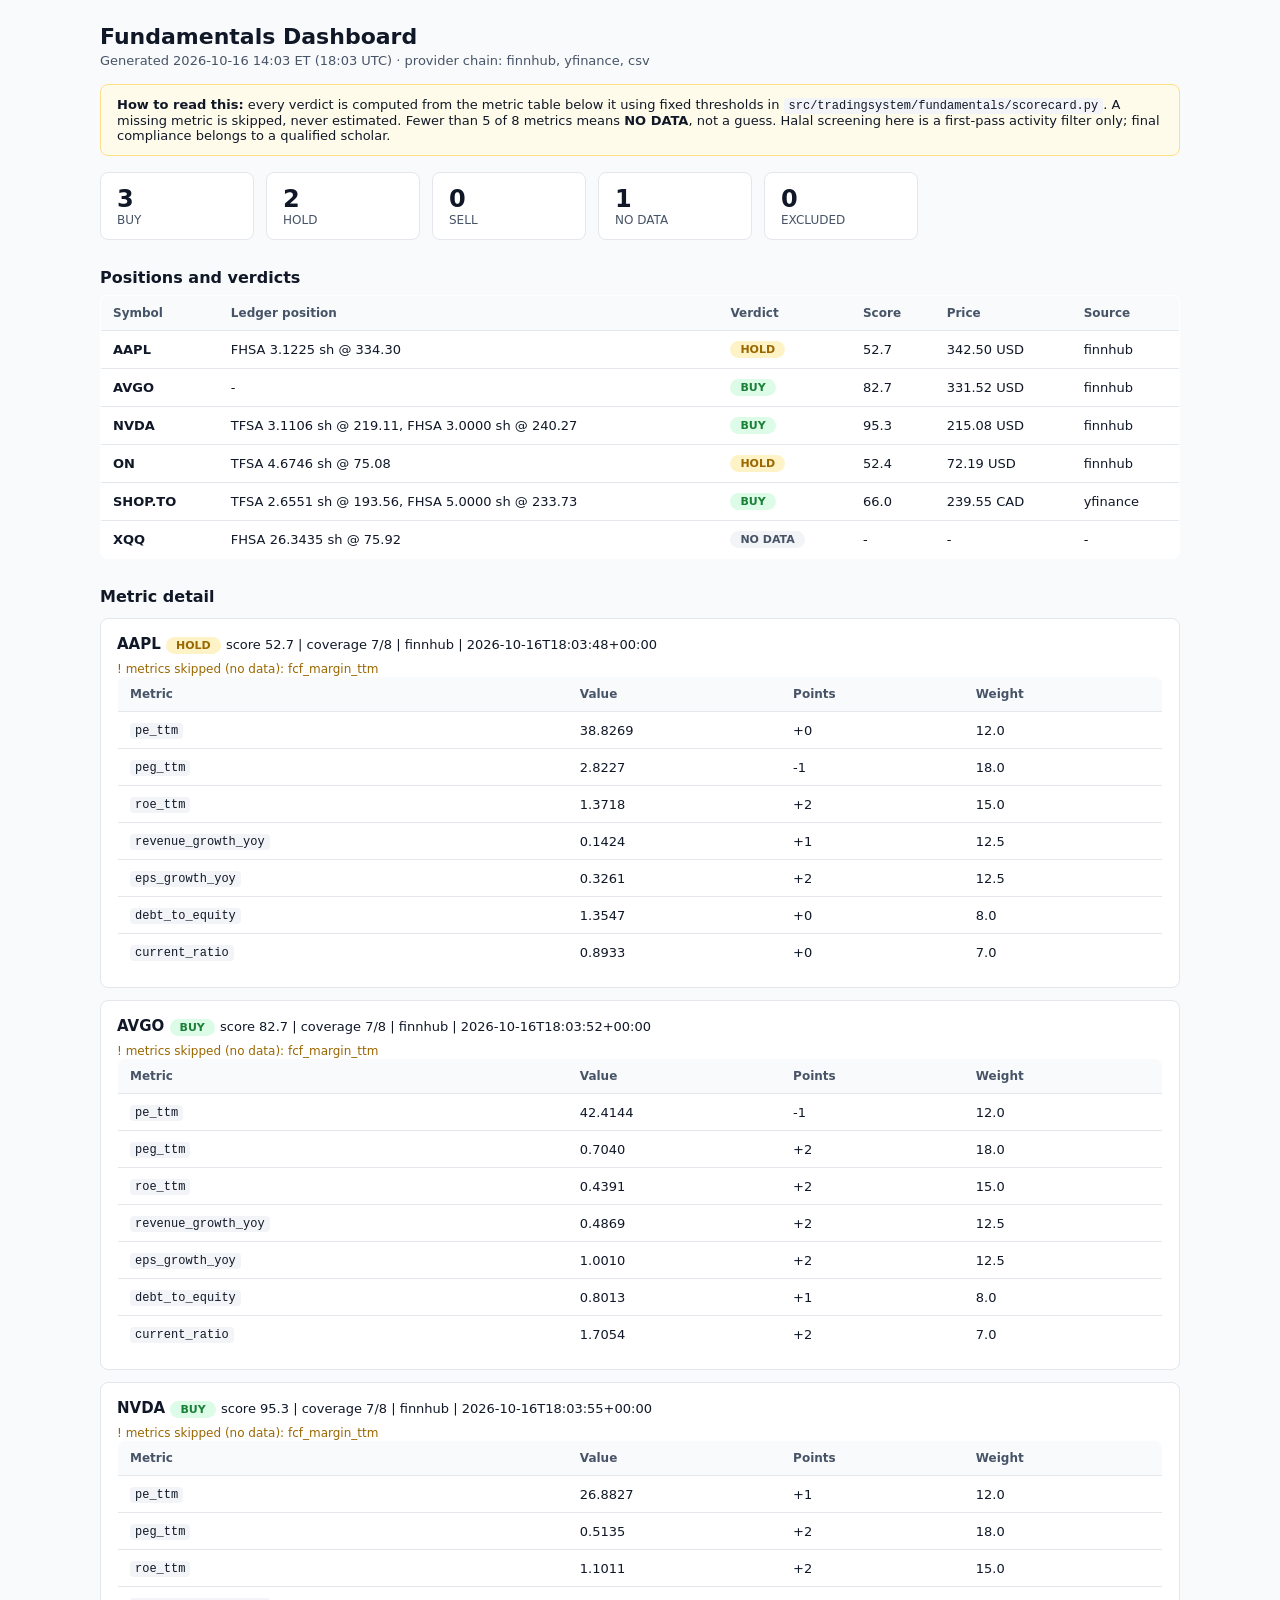
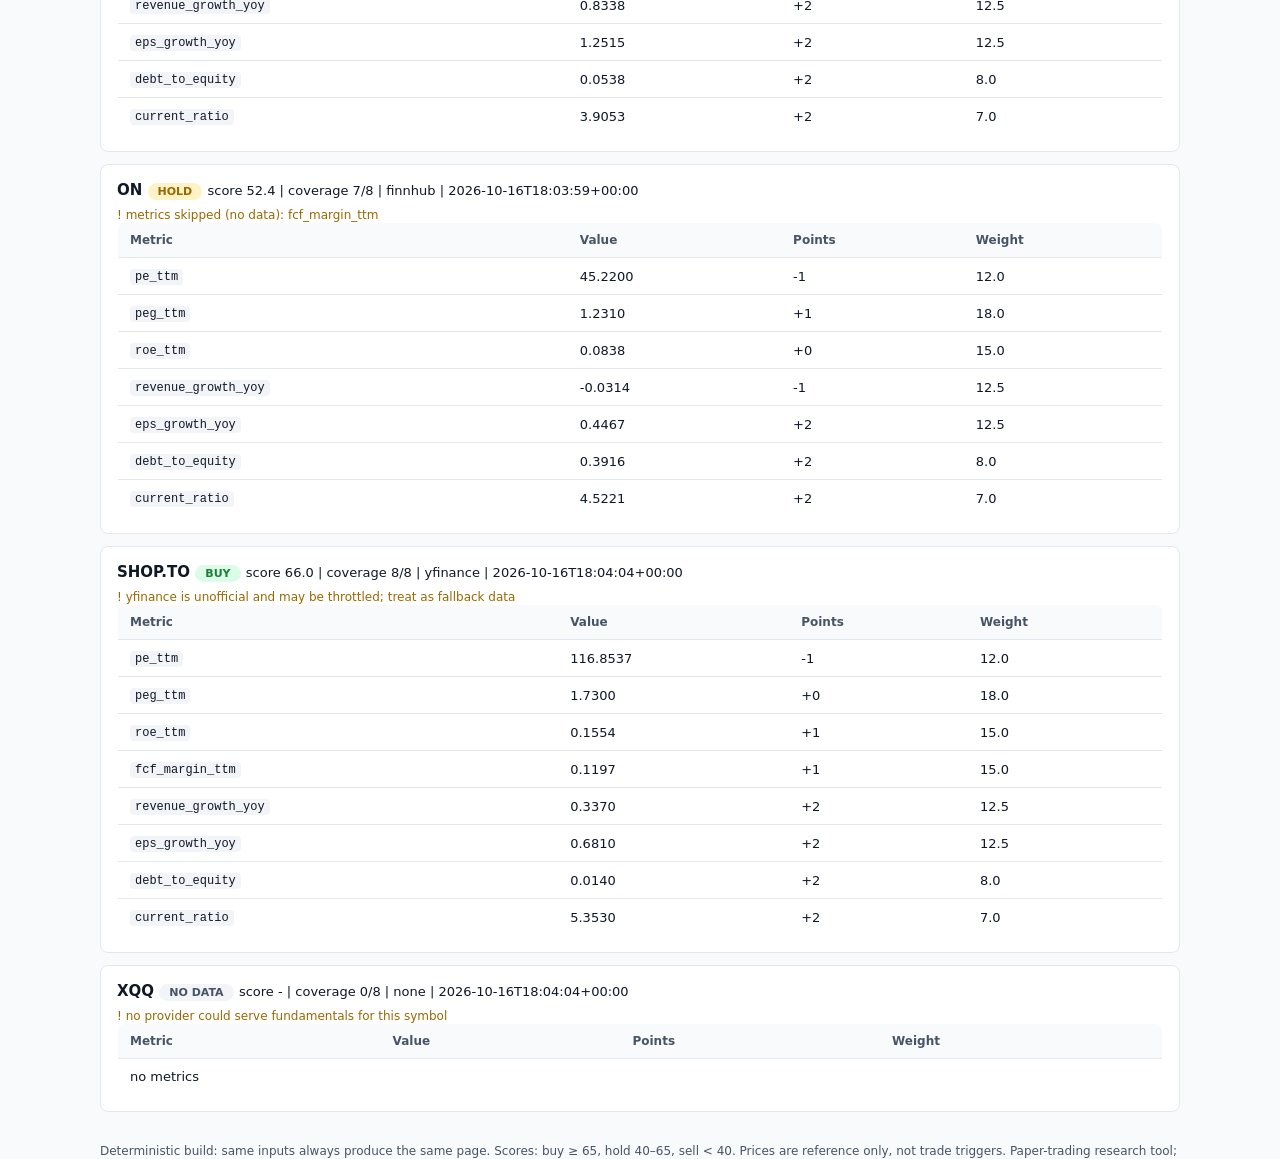
<file: dashboard/index.html>
<!DOCTYPE html>
<html lang="en"><head><meta charset="utf-8">
<meta name="viewport" content="width=device-width,initial-scale=1">
<title>Fundamentals Dashboard</title><style>
body{font-family:-apple-system,system-ui,Segoe UI,Roboto,sans-serif;margin:0;
color:#101828;background:#f9fafb}
.wrap{max-width:1080px;margin:0 auto;padding:24px}
h1{font-size:22px;margin:0 0 4px}h2{font-size:16px;margin:28px 0 8px}
.sub{color:#475467;font-size:13px;margin-bottom:16px}
.banner{background:#fffbeb;border:1px solid #fedf89;border-radius:8px;
padding:12px 16px;font-size:13px;margin:16px 0}
.cards{display:flex;gap:12px;flex-wrap:wrap;margin:16px 0}
.card{background:#fff;border:1px solid #e4e7ec;border-radius:8px;
padding:12px 16px;min-width:120px}
.card .n{font-size:24px;font-weight:700}.card .l{font-size:12px;color:#475467}
table{width:100%;border-collapse:collapse;background:#fff;font-size:13px;
border:1px solid #e4e7ec;border-radius:8px;overflow:hidden}
th,td{text-align:left;padding:10px 12px;border-bottom:1px solid #e4e7ec}
th{background:#f9fafb;color:#475467;font-weight:600;font-size:12px}
tr:last-child td{border-bottom:none}
.badge{display:inline-block;padding:2px 10px;border-radius:999px;
font-size:11px;font-weight:700}
.warn{color:#9a6700;font-size:12px}
.detail{background:#fff;border:1px solid #e4e7ec;border-radius:8px;
padding:16px;margin:12px 0}
.detail h3{margin:0 0 8px;font-size:15px}
footer{margin-top:32px;font-size:12px;color:#475467}
code{background:#f2f4f7;padding:1px 5px;border-radius:4px;font-size:12px}
</style></head>
<body><div class="wrap">
<h1>Fundamentals Dashboard</h1>
<div class="sub">Generated 2026-10-16 14:03 ET (18:03 UTC)
&middot; provider chain: finnhub, yfinance, csv</div>
<div class="banner"><b>How to read this:</b> every verdict is computed from the
metric table below it using fixed thresholds in
<code>src/tradingsystem/fundamentals/scorecard.py</code>. A missing metric is
skipped, never estimated. Fewer than 5 of 8 metrics means
<b>NO DATA</b>, not a guess. Halal screening here is a first-pass activity
filter only; final compliance belongs to a qualified scholar.</div>
<div class="cards"><div class="card"><div class="n">3</div><div class="l">BUY</div></div><div class="card"><div class="n">2</div><div class="l">HOLD</div></div><div class="card"><div class="n">0</div><div class="l">SELL</div></div><div class="card"><div class="n">1</div><div class="l">NO DATA</div></div><div class="card"><div class="n">0</div><div class="l">EXCLUDED</div></div></div>
<h2>Positions and verdicts</h2>
<table><tr><th>Symbol</th><th>Ledger position</th><th>Verdict</th><th>Score</th>
<th>Price</th><th>Source</th></tr>
<tr><td><b>AAPL</b></td><td>FHSA 3.1225 sh @ 334.30</td><td><span class="badge" style="color:#9a6700;background:#fef3c7">HOLD</span></td><td>52.7</td><td>342.50 USD</td><td>finnhub</td></tr><tr><td><b>AVGO</b></td><td>-</td><td><span class="badge" style="color:#1a7f37;background:#dcfce7">BUY</span></td><td>82.7</td><td>331.52 USD</td><td>finnhub</td></tr><tr><td><b>NVDA</b></td><td>TFSA 3.1106 sh @ 219.11, FHSA 3.0000 sh @ 240.27</td><td><span class="badge" style="color:#1a7f37;background:#dcfce7">BUY</span></td><td>95.3</td><td>215.08 USD</td><td>finnhub</td></tr><tr><td><b>ON</b></td><td>TFSA 4.6746 sh @ 75.08</td><td><span class="badge" style="color:#9a6700;background:#fef3c7">HOLD</span></td><td>52.4</td><td>72.19 USD</td><td>finnhub</td></tr><tr><td><b>SHOP.TO</b></td><td>TFSA 2.6551 sh @ 193.56, FHSA 5.0000 sh @ 233.73</td><td><span class="badge" style="color:#1a7f37;background:#dcfce7">BUY</span></td><td>66.0</td><td>239.55 CAD</td><td>yfinance</td></tr><tr><td><b>XQQ</b></td><td>FHSA 26.3435 sh @ 75.92</td><td><span class="badge" style="color:#475467;background:#f2f4f7">NO DATA</span></td><td>-</td><td>-</td><td>-</td></tr>
</table>
<h2>Metric detail</h2>
<div class="detail"><h3>AAPL <span class="badge" style="color:#9a6700;background:#fef3c7">HOLD</span> <span style='font-weight:400;font-size:13px'>score 52.7 | coverage 7/8 | finnhub | 2026-10-16T18:03:48+00:00</span></h3><div class="warn">! metrics skipped (no data): fcf_margin_ttm</div><table><tr><th>Metric</th><th>Value</th><th>Points</th><th>Weight</th></tr><tr><td><code>pe_ttm</code></td><td>38.8269</td><td>+0</td><td>12.0</td></tr>
<tr><td><code>peg_ttm</code></td><td>2.8227</td><td>-1</td><td>18.0</td></tr>
<tr><td><code>roe_ttm</code></td><td>1.3718</td><td>+2</td><td>15.0</td></tr>
<tr><td><code>revenue_growth_yoy</code></td><td>0.1424</td><td>+1</td><td>12.5</td></tr>
<tr><td><code>eps_growth_yoy</code></td><td>0.3261</td><td>+2</td><td>12.5</td></tr>
<tr><td><code>debt_to_equity</code></td><td>1.3547</td><td>+0</td><td>8.0</td></tr>
<tr><td><code>current_ratio</code></td><td>0.8933</td><td>+0</td><td>7.0</td></tr></table></div><div class="detail"><h3>AVGO <span class="badge" style="color:#1a7f37;background:#dcfce7">BUY</span> <span style='font-weight:400;font-size:13px'>score 82.7 | coverage 7/8 | finnhub | 2026-10-16T18:03:52+00:00</span></h3><div class="warn">! metrics skipped (no data): fcf_margin_ttm</div><table><tr><th>Metric</th><th>Value</th><th>Points</th><th>Weight</th></tr><tr><td><code>pe_ttm</code></td><td>42.4144</td><td>-1</td><td>12.0</td></tr>
<tr><td><code>peg_ttm</code></td><td>0.7040</td><td>+2</td><td>18.0</td></tr>
<tr><td><code>roe_ttm</code></td><td>0.4391</td><td>+2</td><td>15.0</td></tr>
<tr><td><code>revenue_growth_yoy</code></td><td>0.4869</td><td>+2</td><td>12.5</td></tr>
<tr><td><code>eps_growth_yoy</code></td><td>1.0010</td><td>+2</td><td>12.5</td></tr>
<tr><td><code>debt_to_equity</code></td><td>0.8013</td><td>+1</td><td>8.0</td></tr>
<tr><td><code>current_ratio</code></td><td>1.7054</td><td>+2</td><td>7.0</td></tr></table></div><div class="detail"><h3>NVDA <span class="badge" style="color:#1a7f37;background:#dcfce7">BUY</span> <span style='font-weight:400;font-size:13px'>score 95.3 | coverage 7/8 | finnhub | 2026-10-16T18:03:55+00:00</span></h3><div class="warn">! metrics skipped (no data): fcf_margin_ttm</div><table><tr><th>Metric</th><th>Value</th><th>Points</th><th>Weight</th></tr><tr><td><code>pe_ttm</code></td><td>26.8827</td><td>+1</td><td>12.0</td></tr>
<tr><td><code>peg_ttm</code></td><td>0.5135</td><td>+2</td><td>18.0</td></tr>
<tr><td><code>roe_ttm</code></td><td>1.1011</td><td>+2</td><td>15.0</td></tr>
<tr><td><code>revenue_growth_yoy</code></td><td>0.8338</td><td>+2</td><td>12.5</td></tr>
<tr><td><code>eps_growth_yoy</code></td><td>1.2515</td><td>+2</td><td>12.5</td></tr>
<tr><td><code>debt_to_equity</code></td><td>0.0538</td><td>+2</td><td>8.0</td></tr>
<tr><td><code>current_ratio</code></td><td>3.9053</td><td>+2</td><td>7.0</td></tr></table></div><div class="detail"><h3>ON <span class="badge" style="color:#9a6700;background:#fef3c7">HOLD</span> <span style='font-weight:400;font-size:13px'>score 52.4 | coverage 7/8 | finnhub | 2026-10-16T18:03:59+00:00</span></h3><div class="warn">! metrics skipped (no data): fcf_margin_ttm</div><table><tr><th>Metric</th><th>Value</th><th>Points</th><th>Weight</th></tr><tr><td><code>pe_ttm</code></td><td>45.2200</td><td>-1</td><td>12.0</td></tr>
<tr><td><code>peg_ttm</code></td><td>1.2310</td><td>+1</td><td>18.0</td></tr>
<tr><td><code>roe_ttm</code></td><td>0.0838</td><td>+0</td><td>15.0</td></tr>
<tr><td><code>revenue_growth_yoy</code></td><td>-0.0314</td><td>-1</td><td>12.5</td></tr>
<tr><td><code>eps_growth_yoy</code></td><td>0.4467</td><td>+2</td><td>12.5</td></tr>
<tr><td><code>debt_to_equity</code></td><td>0.3916</td><td>+2</td><td>8.0</td></tr>
<tr><td><code>current_ratio</code></td><td>4.5221</td><td>+2</td><td>7.0</td></tr></table></div><div class="detail"><h3>SHOP.TO <span class="badge" style="color:#1a7f37;background:#dcfce7">BUY</span> <span style='font-weight:400;font-size:13px'>score 66.0 | coverage 8/8 | yfinance | 2026-10-16T18:04:04+00:00</span></h3><div class="warn">! yfinance is unofficial and may be throttled; treat as fallback data</div><table><tr><th>Metric</th><th>Value</th><th>Points</th><th>Weight</th></tr><tr><td><code>pe_ttm</code></td><td>116.8537</td><td>-1</td><td>12.0</td></tr>
<tr><td><code>peg_ttm</code></td><td>1.7300</td><td>+0</td><td>18.0</td></tr>
<tr><td><code>roe_ttm</code></td><td>0.1554</td><td>+1</td><td>15.0</td></tr>
<tr><td><code>fcf_margin_ttm</code></td><td>0.1197</td><td>+1</td><td>15.0</td></tr>
<tr><td><code>revenue_growth_yoy</code></td><td>0.3370</td><td>+2</td><td>12.5</td></tr>
<tr><td><code>eps_growth_yoy</code></td><td>0.6810</td><td>+2</td><td>12.5</td></tr>
<tr><td><code>debt_to_equity</code></td><td>0.0140</td><td>+2</td><td>8.0</td></tr>
<tr><td><code>current_ratio</code></td><td>5.3530</td><td>+2</td><td>7.0</td></tr></table></div><div class="detail"><h3>XQQ <span class="badge" style="color:#475467;background:#f2f4f7">NO DATA</span> <span style='font-weight:400;font-size:13px'>score - | coverage 0/8 | none | 2026-10-16T18:04:04+00:00</span></h3><div class="warn">! no provider could serve fundamentals for this symbol</div><table><tr><th>Metric</th><th>Value</th><th>Points</th><th>Weight</th></tr><tr><td colspan="4">no metrics</td></tr></table></div>
<footer>Deterministic build: same inputs always produce the same page.
Scores: buy &ge; 65, hold 40&ndash;65, sell &lt; 40. Prices are reference only,
not trade triggers. Paper-trading research tool; not financial advice.</footer>
</div></body></html>
</file>
